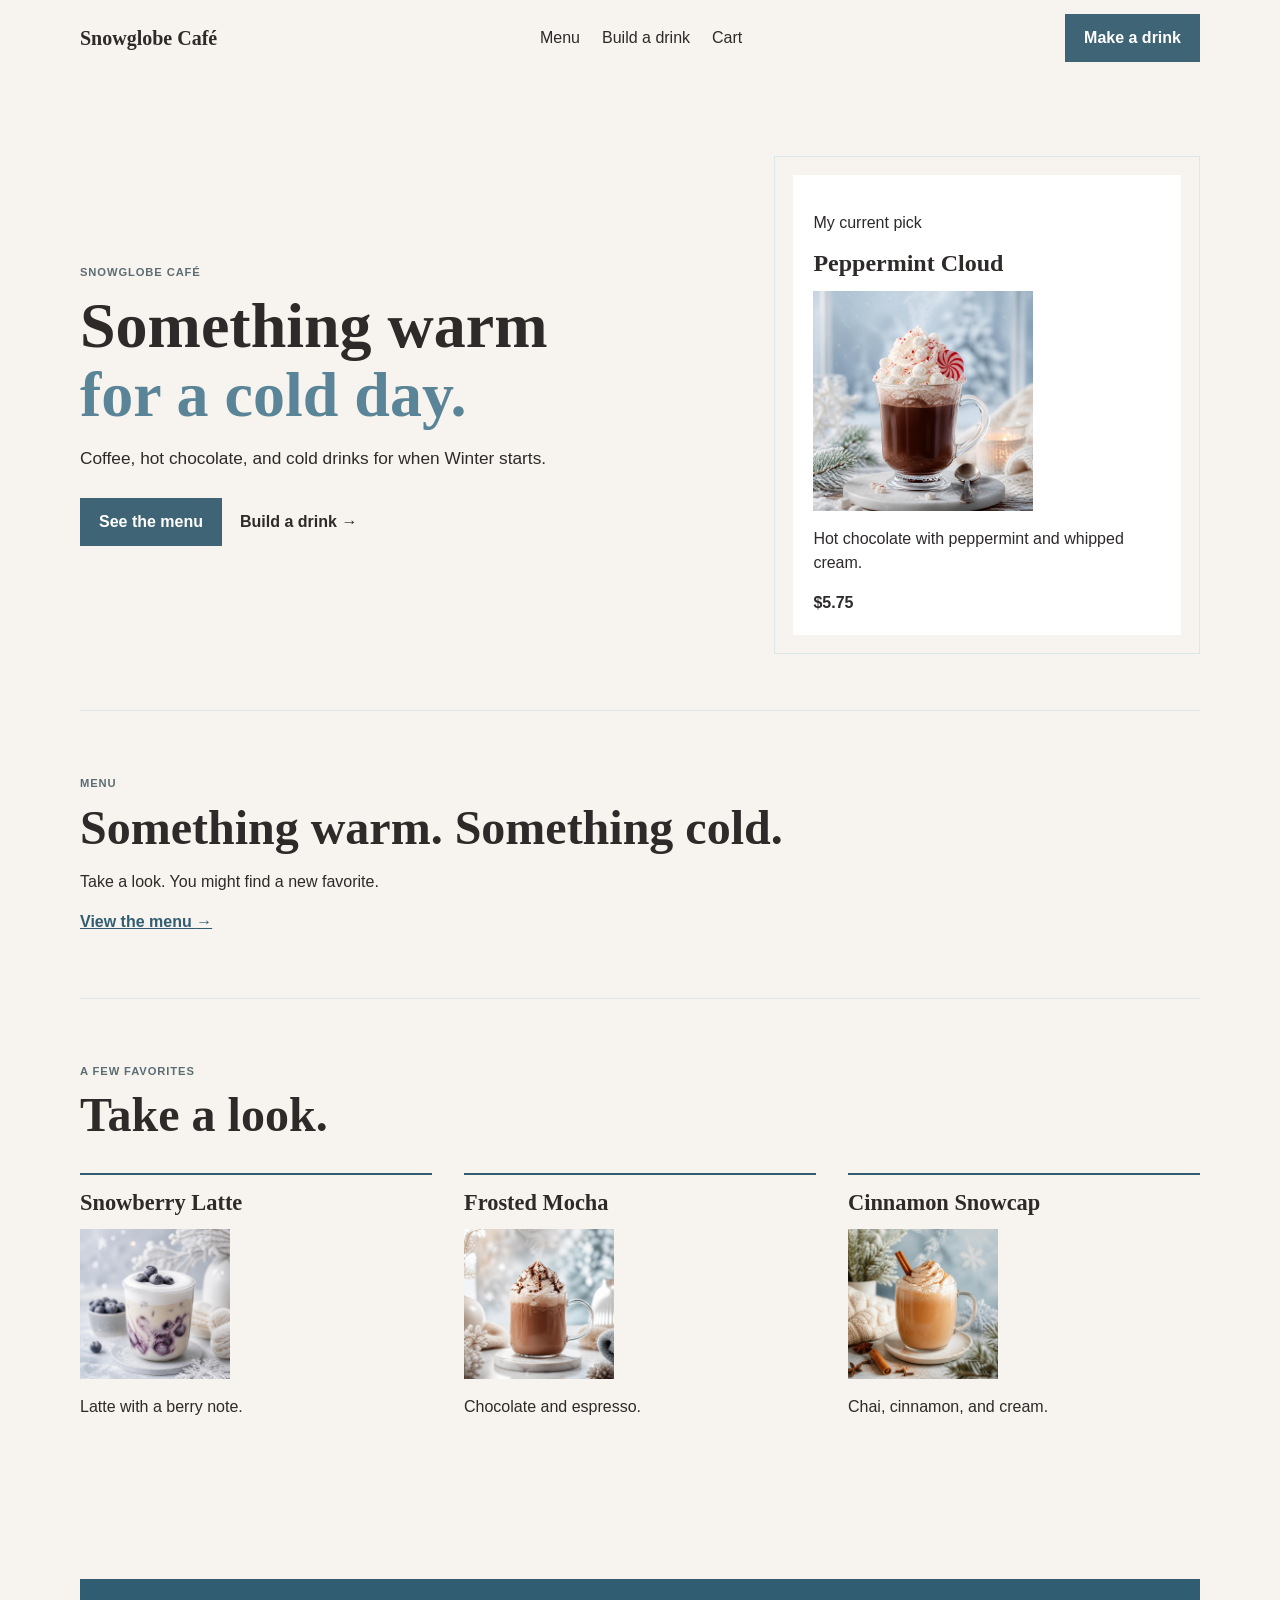
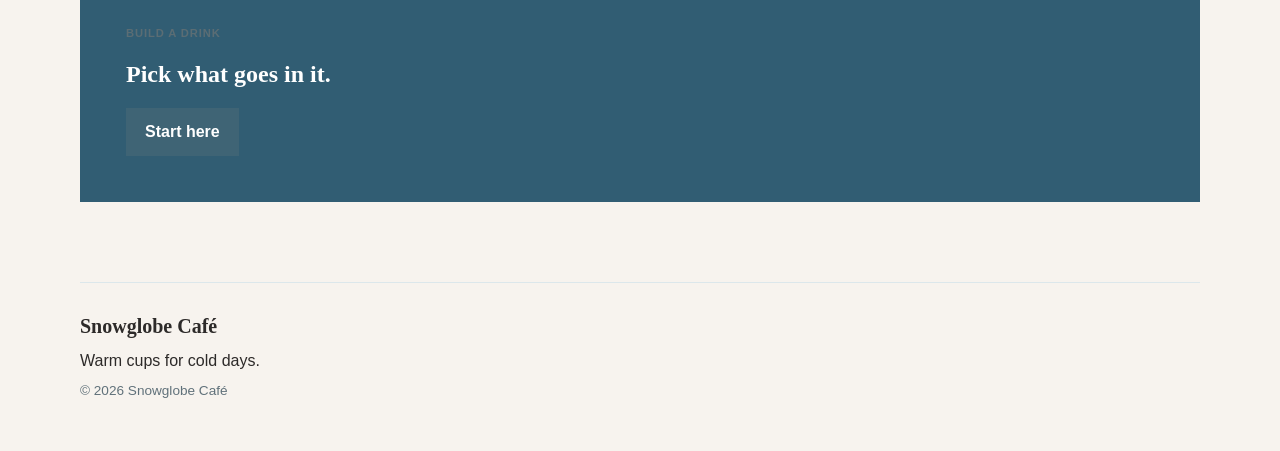
<file: index.html>
<!doctype html>
<html lang="en">
<head>
  <meta charset="utf-8">
  <meta name="viewport" content="width=device-width, initial-scale=1">
  <meta name="description" content="Snowglobe Café serves seasonal drinks for cold days.">
  <title>Snowglobe Café</title>
  <link rel="stylesheet" href="style.css">
</head>

<body>
  <header class="navbar">
    <a class="logo" href="index.html" aria-label="Snowglobe Café home">Snowglobe Café</a>
    <nav aria-label="Primary navigation">
      <a href="explore.html">Menu</a>
      <a href="build.html">Build a drink</a>
      <a href="cart.html">Cart</a>
    </nav>
    <a class="nav-button" href="build.html">Make a drink</a>
  </header>

  <main>
    <section class="hero" aria-labelledby="hero-title">
      <div class="hero-content">
        <p class="eyebrow">Snowglobe Café</p>
        <h1 id="hero-title">Something warm<br><span>for a cold day.</span></h1>
        <p class="hero-description">Coffee, hot chocolate, and cold drinks for when Winter starts.</p>
        <div class="hero-buttons">
          <a class="primary-button" href="explore.html">See the menu</a>
          <a class="secondary-button" href="build.html">Build a drink <span aria-hidden="true">→</span></a>
        </div>
      </div>

      <aside class="hero-drink" aria-labelledby="featured-title">
        <div class="snow-globe">
          <div class="drink-card">
            <div class="drink-info">
              <p>My current pick</p>
              <h2 id="featured-title">Peppermint Cloud</h2>
              <div class="drink-image">
                <img src="Featured%20Drinks/Peppermintcloud.jpg" alt="Peppermint Cloud hot chocolate topped with whipped cream">
              </div>
              <p>Hot chocolate with peppermint and whipped cream.</p>
              <strong>$5.75</strong>
            </div>
          </div>
        </div>
      </aside>
    </section>

    <section class="intro" aria-labelledby="menu-title">
      <p class="eyebrow">Menu</p>
      <h2 id="menu-title">Something warm. Something cold.</h2>
      <p>Take a look. You might find a new favorite.</p>
      <a href="explore.html">View the menu <span aria-hidden="true">→</span></a>
    </section>

    <section class="features" aria-labelledby="featured-drinks-title">
      <div class="section-heading">
        <p class="eyebrow">A few favorites</p>
        <h2 id="featured-drinks-title">Take a look.</h2>
      </div>
      <article class="feature-card">
        <h3>Snowberry Latte</h3>
        <img src="Featured%20Drinks/Snowberry%20Latte.jpg" alt="Snowberry Latte">
        <p>Latte with a berry note.</p>
      </article>
      <article class="feature-card featured">
        <h3>Frosted Mocha</h3>
        <img src="Featured%20Drinks/Frosted%20Mocha.jpg" alt="Frosted Mocha">
        <p>Chocolate and espresso.</p>
      </article>
      <article class="feature-card">
        <h3>Cinnamon Snowcap</h3>
        <img src="Featured%20Drinks/Cinnamon%20Snowcap.jpg" alt="Cinnamon Snowcap">
        <p>Chai, cinnamon, and cream.</p>
      </article>
    </section>

    <section class="cta" aria-labelledby="cta-title">
      <p class="eyebrow">Build a drink</p>
      <h2 id="cta-title">Pick what goes in it.</h2>
      <a class="primary-button" href="build.html">Start here</a>
    </section>
  </main>

  <footer>
    <a class="footer-logo" href="index.html">Snowglobe Café</a>
    <p>Warm cups for cold days.</p>
    <p class="copyright">© 2026 Snowglobe Café</p>
  </footer>

  <script src="script.js"></script>
</body>
</html>
</file>
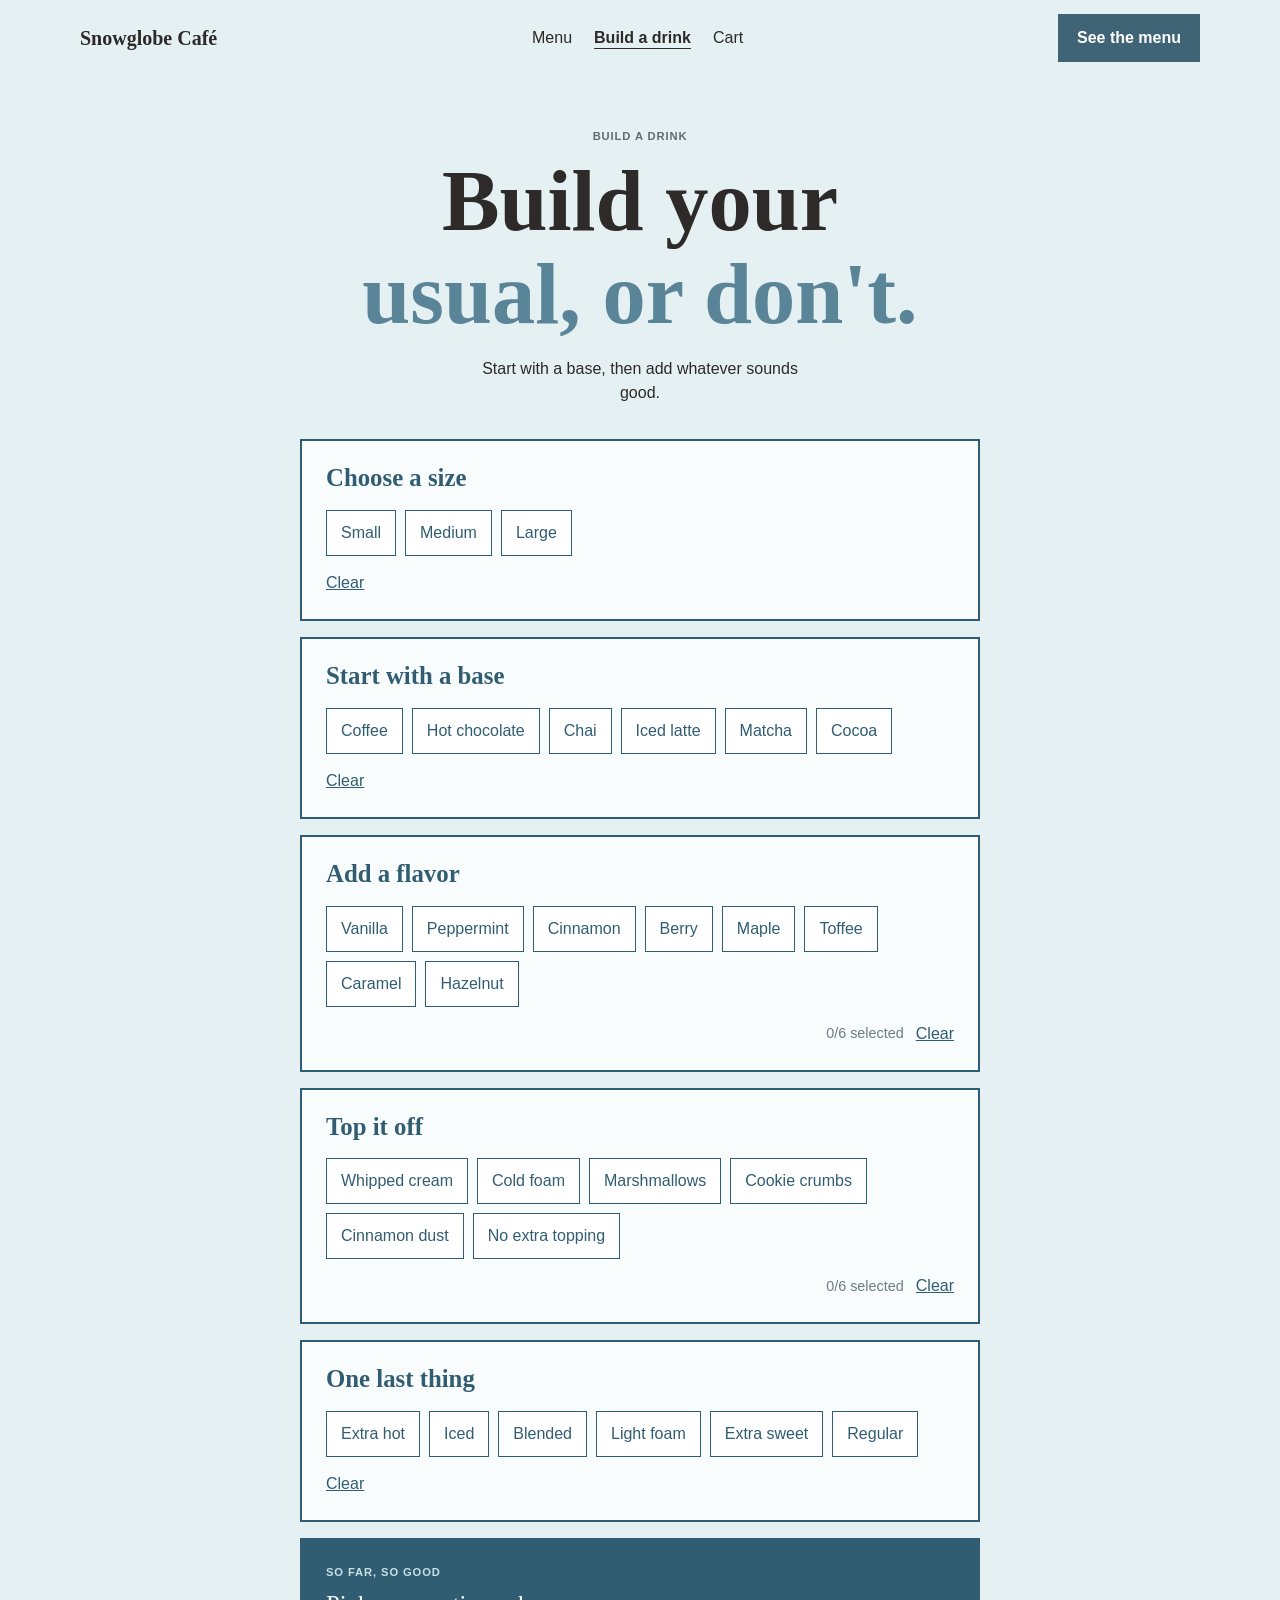
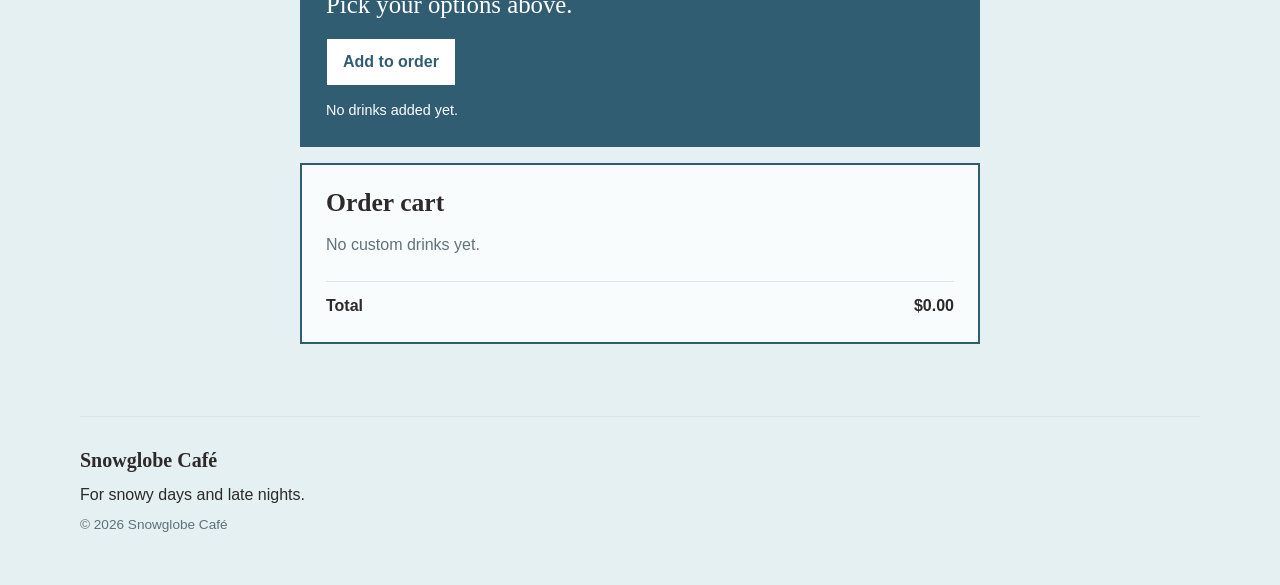
<file: build.html>
<!doctype html>
<html lang="en">
<head>
  <meta charset="utf-8">
  <meta name="viewport" content="width=device-width, initial-scale=1">
  <meta name="description" content="Build a drink at Snowglobe Caf&eacute;.">
  <title>Build a drink | Snowglobe Caf&eacute;</title>
  <link rel="stylesheet" href="style.css">
</head>

<body class="build-page">
  <header class="navbar">
    <a class="logo" href="index.html">Snowglobe Caf&eacute;</a>
    <nav aria-label="Primary navigation">
      <a href="explore.html">Menu</a>
      <a class="active" href="build.html">Build a drink</a>
      <a href="cart.html">Cart</a>
    </nav>
    <a class="nav-button" href="explore.html">See the menu</a>
  </header>

  <main class="builder">
    <section class="builder-header" aria-labelledby="builder-title">
      <p class="eyebrow">Build a drink</p>
      <h1 id="builder-title">Build your<br><span>usual, or don't.</span></h1>
      <p>Start with a base, then add whatever sounds good.</p>
    </section>

    <section class="choice-card" data-choice-group="size">
      <h2>Choose a size</h2>
      <div class="choice-row">
        <button class="choice-option" type="button" data-choice="Small">Small</button>
        <button class="choice-option" type="button" data-choice="Medium">Medium</button>
        <button class="choice-option" type="button" data-choice="Large">Large</button>
      </div>
      <button class="clear-selection" type="button">Clear</button>
    </section>

    <section class="choice-card" data-choice-group="base">
      <h2>Start with a base</h2>
      <div class="choice-row">
        <button class="choice-option" type="button" data-choice="Coffee">Coffee</button>
        <button class="choice-option" type="button" data-choice="Hot chocolate">Hot chocolate</button>
        <button class="choice-option" type="button" data-choice="Chai">Chai</button>
        <button class="choice-option" type="button" data-choice="Iced latte">Iced latte</button>
        <button class="choice-option" type="button" data-choice="Matcha">Matcha</button>
        <button class="choice-option" type="button" data-choice="Cocoa">Cocoa</button>
      </div>
      <button class="clear-selection" type="button">Clear</button>
    </section>

    <section class="choice-card" data-choice-group="flavor">
      <h2>Add a flavor</h2>
      <div class="choice-row">
        <button class="choice-option" type="button" data-choice="Vanilla">Vanilla</button>
        <button class="choice-option" type="button" data-choice="Peppermint">Peppermint</button>
        <button class="choice-option" type="button" data-choice="Cinnamon">Cinnamon</button>
        <button class="choice-option" type="button" data-choice="Berry">Berry</button>
        <button class="choice-option" type="button" data-choice="Maple">Maple</button>
        <button class="choice-option" type="button" data-choice="Toffee">Toffee</button>
        <button class="choice-option" type="button" data-choice="Caramel">Caramel</button>
        <button class="choice-option" type="button" data-choice="Hazelnut">Hazelnut</button>
      </div>
      <div class="choice-actions">
        <span class="selection-count" aria-live="polite">0/6 selected</span>
        <button class="clear-selection" type="button">Clear</button>
      </div>
    </section>

    <section class="choice-card" data-choice-group="topping">
      <h2>Top it off</h2>
      <div class="choice-row">
        <button class="choice-option" type="button" data-choice="Whipped cream">Whipped cream</button>
        <button class="choice-option" type="button" data-choice="Cold foam">Cold foam</button>
        <button class="choice-option" type="button" data-choice="Marshmallows">Marshmallows</button>
        <button class="choice-option" type="button" data-choice="Cookie crumbs">Cookie crumbs</button>
        <button class="choice-option" type="button" data-choice="Cinnamon dust">Cinnamon dust</button>
        <button class="choice-option" type="button" data-choice="No extra topping">No extra topping</button>
      </div>
      <div class="choice-actions">
        <span class="selection-count" aria-live="polite">0/6 selected</span>
        <button class="clear-selection" type="button">Clear</button>
      </div>
    </section>

    <section class="choice-card" data-choice-group="finish">
      <h2>One last thing</h2>
      <div class="choice-row">
        <button class="choice-option" type="button" data-choice="Extra hot">Extra hot</button>
        <button class="choice-option" type="button" data-choice="Iced">Iced</button>
        <button class="choice-option" type="button" data-choice="Blended">Blended</button>
        <button class="choice-option" type="button" data-choice="Light foam">Light foam</button>
        <button class="choice-option" type="button" data-choice="Extra sweet">Extra sweet</button>
        <button class="choice-option" type="button" data-choice="Regular">Regular</button>
      </div>
      <button class="clear-selection" type="button">Clear</button>
    </section>

    <section class="order-card" aria-live="polite">
      <p class="eyebrow">So far, so good</p>
      <p class="order-summary">Pick your options above.</p>
      <button id="place-order" type="button">Add to order</button>
      <p id="order-count">No drinks added yet.</p>
    </section>

    <aside class="custom-cart-panel" aria-live="polite">
      <h2>Order cart</h2>
      <ul id="custom-order-list" class="custom-cart-list">
        <li class="empty-cart">No custom drinks yet.</li>
      </ul>
      <div class="custom-cart-total">
        <span>Total</span>
        <strong id="custom-order-total">$0.00</strong>
      </div>
    </aside>
  </main>

  <footer>
    <a class="footer-logo" href="index.html">Snowglobe Caf&eacute;</a>
    <p>For snowy days and late nights.</p>
    <p class="copyright">&copy; 2026 Snowglobe Caf&eacute;</p>
  </footer>

  <script src="script.js?v=2"></script>
</body>
</html>
</file>
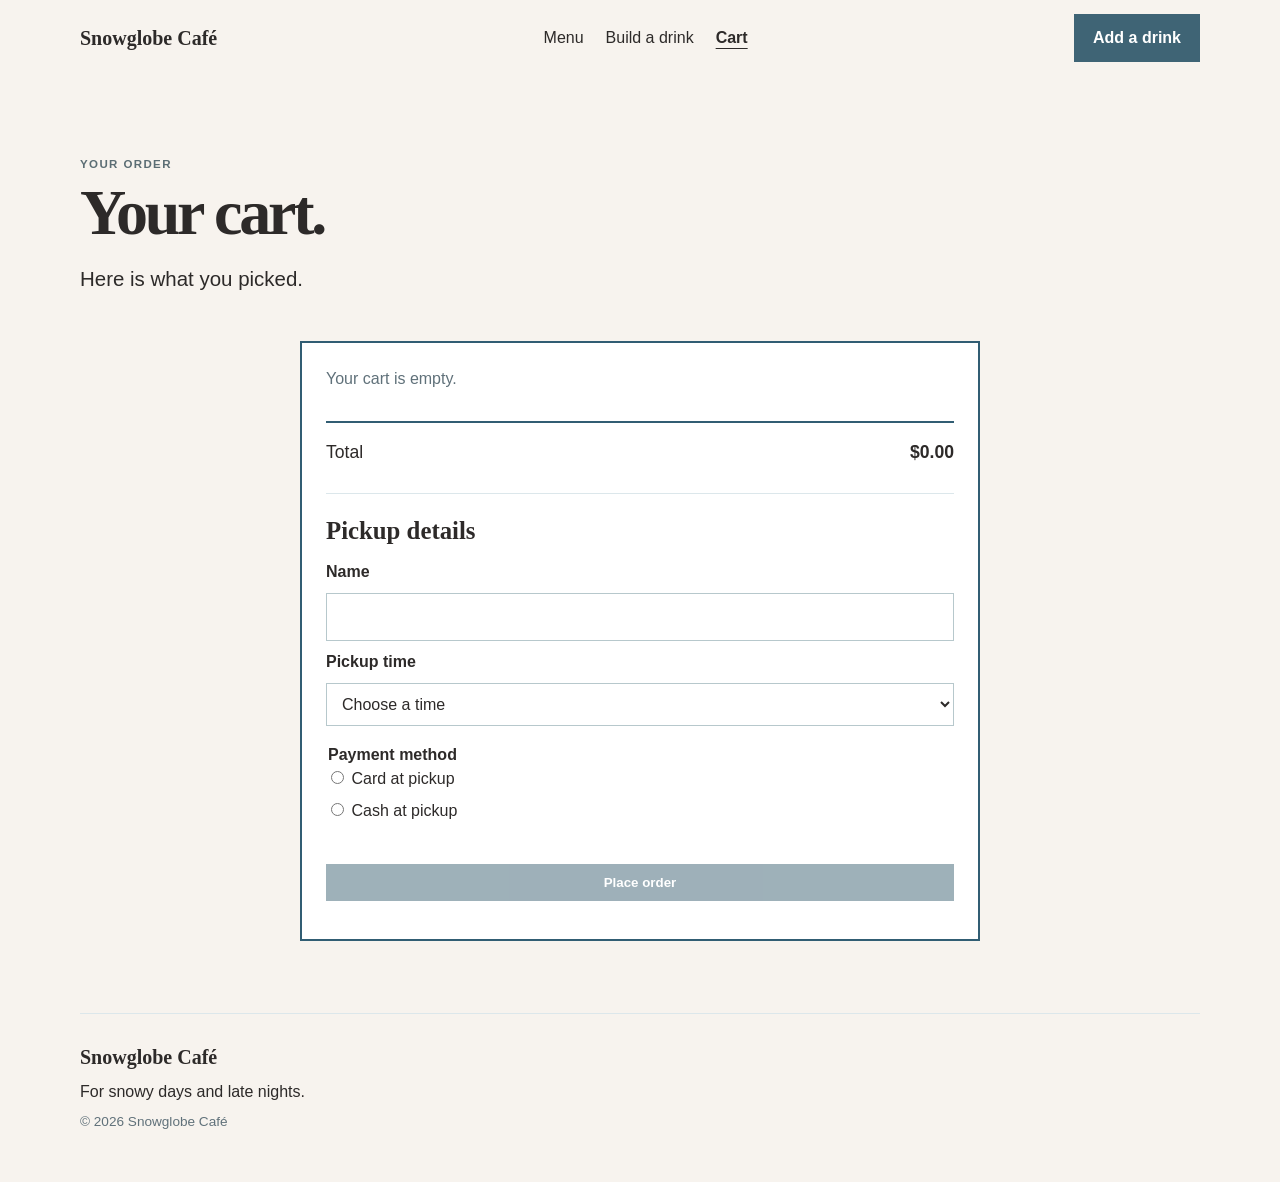
<file: cart.html>
<!doctype html>
<html lang="en">
<head>
  <meta charset="utf-8">
  <meta name="viewport" content="width=device-width, initial-scale=1">
  <meta name="description" content="View your Snowglobe Café order.">
  <title>Your cart | Snowglobe Café</title>
  <link rel="stylesheet" href="style.css">
</head>

<body class="cart-page">
  <header class="navbar">
    <a class="logo" href="index.html" aria-label="Snowglobe Café home">Snowglobe Café</a>
    <nav aria-label="Primary navigation">
      <a href="explore.html">Menu</a>
      <a href="build.html">Build a drink</a>
      <a class="active" href="cart.html">Cart</a>
    </nav>
    <a class="nav-button" href="explore.html">Add a drink</a>
  </header>

  <main>
    <section class="page-header cart-header" aria-labelledby="page-title">
      <p class="eyebrow">Your order</p>
      <h1 id="page-title">Your cart.</h1>
      <p>Here is what you picked.</p>
    </section>

    <section class="cart-page-panel" aria-live="polite">
      <ul id="full-cart-list" class="full-cart-list">
        <li class="empty-cart">Your cart is empty.</li>
      </ul>
      <div class="full-cart-total">
        <span>Total</span>
        <strong id="full-cart-total">$0.00</strong>
      </div>
      <form id="checkout-form" class="checkout-form">
        <h2>Pickup details</h2>
        <label for="customer-name">Name</label>
        <input id="customer-name" name="customerName" type="text" autocomplete="name" required>

        <label for="pickup-time">Pickup time</label>
        <select id="pickup-time" name="pickupTime" required>
          <option value="">Choose a time</option>
          <option>As soon as possible</option>
          <option>12:00 PM - 12:15 PM</option>
          <option>12:30 PM - 12:45 PM</option>
          <option>1:00 PM - 1:15 PM</option>
          <option>1:30 PM - 1:45 PM</option>
          <option>2:00 PM - 2:15 PM</option>
        </select>

        <fieldset>
          <legend>Payment method</legend>
          <label><input type="radio" name="paymentMethod" value="Card" required> Card at pickup</label>
          <label><input type="radio" name="paymentMethod" value="Cash"> Cash at pickup</label>
        </fieldset>

        <button id="checkout-button" class="primary-button cart-button" type="submit">Place order</button>
      </form>
      <p id="checkout-message" class="checkout-message"></p>
      <section id="confirmation-panel" class="confirmation-panel" hidden aria-live="polite">
        <p class="eyebrow">Order confirmed</p>
        <h2>See you soon.</h2>
        <p id="confirmation-details"></p>
        <ul id="confirmation-items"></ul>
        <div class="confirmation-total">
          <span>Total</span>
          <strong id="confirmation-total"></strong>
        </div>
      </section>
    </section>
  </main>

  <footer>
    <a class="footer-logo" href="index.html">Snowglobe Café</a>
    <p>For snowy days and late nights.</p>
    <p class="copyright">&copy; 2026 Snowglobe Café</p>
  </footer>

  <script src="script.js?v=3"></script>
</body>
</html>
</file>
<file: style.css>
* {
  box-sizing: border-box;
}

body {
  margin: 0;
  color: #2d2a29;
  background: #f7f3ee;
  font-family: "Trebuchet MS", "Segoe UI", Arial, sans-serif;
  line-height: 1.5;
}

a {
  color: inherit;
}

.navbar,
.hero,
.page-header,
.menu-filter,
.menu-grid,
.intro,
.features,
.cta,
.build-cta,
footer {
  width: min(1120px, calc(100% - 40px));
  margin-inline: auto;
}

.navbar {
  min-height: 76px;
  display: flex;
  align-items: center;
  justify-content: space-between;
  gap: 24px;
}

.page-header {
  padding-top: 28px;
  padding-bottom: 12px;
}

.logo,
.footer-logo {
  font-family: Georgia, serif;
  font-size: 1.25rem;
  font-weight: 700;
  text-decoration: none;
}

nav { display: flex; gap: 22px; }
nav a { text-decoration: none; }
nav a.active { font-weight: 700; text-decoration: underline; text-underline-offset: 5px; }

.nav-button,
.primary-button {
  display: inline-block;
  padding: 11px 18px;
  color: #fff;
  background: #3f6475;
  border: 1px solid #3f6475;
  font-weight: 700;
  text-decoration: none;
}

.eyebrow,
.drink-category {
  margin: 0 0 10px;
  color: #5b6d74;
  font-size: .7rem;
  font-weight: 700;
  letter-spacing: .08em;
  text-transform: uppercase;
}

.hero,
.page-header {
  padding-block: 80px 56px;
}

.hero { display: grid; grid-template-columns: 1.2fr .8fr; gap: 56px; align-items: center; }
h1, h2, h3 { font-family: Georgia, serif; line-height: 1.08; }
h1 { margin: 0; font-size: clamp(2.4rem, 5vw, 5.5rem); }
h1 span { color: #5a8497; }
.page-header h1 {
  line-height: .95;
  letter-spacing: -.05em;
}
.page-header .eyebrow {
  letter-spacing: .12em;
  font-size: .72rem;
}
.page-header > p:last-child {
  max-width: 700px;
  font-size: clamp(1.1rem, 1.6vw, 1.5rem);
  line-height: 1.35;
}
.hero-description { max-width: 510px; font-size: 1.08rem; }
.hero-buttons { display: flex; flex-wrap: wrap; gap: 18px; margin-top: 26px; align-items: center; }
.secondary-button { font-weight: 700; text-decoration: none; }
.snow-globe { padding: 18px; border: 1px solid #dce7eb; }
.drink-card { background: #fff; overflow: hidden; }
.drink-info { padding: 20px; }
.drink-info h2 { margin: 0 0 14px; }

.drink-image img,
.feature-card img {
  aspect-ratio: 1 / 1;
  display: block;
  object-fit: cover;
}

.drink-image img {
  width: min(220px, 100%);
}

.feature-card img {
  width: 150px;
  max-width: 100%;
}

.page-header { padding-bottom: 28px; }
.page-header h1 { margin-bottom: 20px; }
.menu-filter { display: flex; flex-wrap: wrap; gap: 10px; padding-block: 24px 34px; }
.filter-button { padding: 9px 15px; border: 1px solid #cabfb6; color: #3a4d57; background: #f3eee8; font: inherit; cursor: pointer; }
.filter-button.active, .filter-button:hover { color: #fff; background: #3f6475; border-color: #3f6475; }

.menu-layout { display: grid; grid-template-columns: minmax(0, 1fr) 290px; gap: 24px; align-items: start; }
.menu-grid { display: grid; grid-template-columns: repeat(2, minmax(0, 1fr)); gap: 20px; }
.menu-card:nth-child(3n) { transform: translateY(8px); }
.menu-card { overflow: hidden; border: 1px solid #d8d0c7; background: #fffaf6; cursor: pointer; }
.menu-card[hidden] { display: none; }
.menu-card > img { display: block; width: 100%; aspect-ratio: 3 / 2; object-fit: cover; }
.menu-card-content { padding: 18px; }
.drink-title { display: flex; justify-content: space-between; gap: 12px; align-items: baseline; }
.drink-title h2 { margin: 0; font-size: 1.35rem; }
.drink-title strong { white-space: nowrap; color: #355d6a; }
.menu-card-content > p:last-child { margin-bottom: 0; font-size: .95rem; }
.select-button {
  margin-top: 14px; width: 100%; border: 0; background: #e8ddd1; color: #2d2a29; padding: 10px 12px; font: inherit; font-weight: 700; cursor: pointer;
}
.select-button:hover { background: #dcc8b6; }
.drink-dialog[hidden] { display: none; }
.drink-dialog {
  position: fixed;
  inset: 0;
  z-index: 10;
  display: grid;
  place-items: center;
  padding: 20px;
  background: rgb(45 42 41 / 60%);
}
.drink-dialog-panel {
  position: relative;
  display: grid;
  grid-template-columns: minmax(180px, .8fr) 1.2fr;
  width: min(720px, 100%);
  max-height: 90vh;
  overflow: auto;
  background: #fffaf6;
  border: 2px solid #315d73;
}
.drink-dialog-panel > img { width: 100%; height: 100%; min-height: 300px; object-fit: cover; }
.drink-dialog-content { padding: 30px; }
.drink-dialog-content h2 { margin: 0 0 12px; font-size: 2rem; }
.dialog-close { position: absolute; top: 12px; right: 12px; z-index: 1; padding: 6px 10px; border: 1px solid #315d73; color: #315d73; background: #fff; font: inherit; cursor: pointer; }
.allergy-note { padding: 12px; color: #4c5d63; background: #e8f1f1; font-size: .9rem; }
.size-picker { margin: 22px 0; padding: 0; border: 0; }
.size-picker legend { margin-bottom: 10px; font-family: Georgia, serif; font-size: 1.2rem; font-weight: 700; }
.size-options { display: grid; gap: 8px; }
.size-options label { display: flex; justify-content: space-between; gap: 12px; padding: 11px 12px; border: 1px solid #cabfb6; cursor: pointer; }
.size-options label:has(input:checked) { border-color: #315d73; color: #315d73; background: #e4f0f1; font-weight: 700; }
.size-options input { accent-color: #315d73; }
.drink-dialog-content .primary-button { width: 100%; border: 0; cursor: pointer; }
.cart-panel {
  position: sticky; top: 20px; padding: 22px 18px; border: 1px solid #d8d0c7; background: #f1e9e1;
}
.cart-panel h2 { margin-top: 0; margin-bottom: 16px; font-size: 1.6rem; }
.cart-list { list-style: none; margin: 0 0 18px; padding: 0; display: grid; gap: 10px; }
.cart-list li { display: flex; justify-content: space-between; gap: 12px; padding-bottom: 10px; border-bottom: 1px solid #d8d0c7; }
.cart-list li:last-child { border-bottom: 0; }
.empty-cart { color: #60717a; }
.cart-item-name { font-weight: 700; }
.cart-total { display: flex; justify-content: space-between; align-items: center; margin: 18px 0; padding-top: 12px; border-top: 1px solid #d8d0c7; font-size: 1.05rem; }
.cart-button { width: 100%; border: 0; text-align: center; }

.build-cta, .cta { margin-block: 80px; padding: 46px; color: #fff; background: #315d73; }
.build-cta .eyebrow { color: #d6ecf3; }
.build-cta h2 { margin: 0; font-size: clamp(2rem, 4vw, 3rem); }
.build-cta > p:not(.eyebrow) { max-width: 500px; }
.build-cta .primary-button { margin-top: 12px; color: #315d73; background: #fff; }

footer { padding-block: 28px 42px; border-top: 1px solid #dce7eb; }
footer p { margin: 8px 0; }
.copyright { color: #60717a; font-size: .85rem; }

.build-page { background: #e4f0f1; }
.cart-page { background: #f7f3ee; }
.cart-header { padding-bottom: 28px; }
.cart-page-panel { width: min(680px, calc(100% - 40px)); margin: 0 auto 72px; padding: 24px; border: 2px solid #315d73; background: #fff; }
.full-cart-list { list-style: none; padding: 0; margin: 0 0 18px; display: grid; gap: 12px; }
.full-cart-list li { display: flex; justify-content: space-between; align-items: center; gap: 16px; padding-bottom: 12px; border-bottom: 1px solid #dce7eb; }
.full-cart-list li:last-child { border-bottom: 0; }
.cart-item-actions { display: flex; align-items: center; gap: 8px; flex-wrap: wrap; justify-content: flex-end; }
.quantity-button { width: 30px; height: 30px; border: 1px solid #315d73; color: #315d73; background: #fff; font: inherit; font-weight: 700; cursor: pointer; }
.full-cart-total { display: flex; justify-content: space-between; padding-top: 16px; border-top: 2px solid #315d73; font-size: 1.1rem; }
.cart-page-panel .cart-button { margin-top: 22px; }
.cart-button:disabled { cursor: not-allowed; opacity: .5; }
.checkout-message { margin: 14px 0 0; color: #315d73; font-weight: 700; }
.checkout-form { display: grid; gap: 9px; margin-top: 28px; padding-top: 24px; border-top: 1px solid #dce7eb; }
.checkout-form h2 { margin: 0 0 6px; font-size: 1.55rem; }
.checkout-form label,
.checkout-form legend { font-weight: 700; }
.checkout-form input[type="text"],
.checkout-form select { width: 100%; padding: 11px; border: 1px solid #b7c8cc; background: #fff; color: #2d2a29; font: inherit; }
.checkout-form fieldset { display: grid; gap: 8px; margin: 8px 0 10px; padding: 0; border: 0; }
.checkout-form fieldset label { font-weight: 400; }
.checkout-form input[type="radio"] { accent-color: #315d73; }
.confirmation-panel { margin-top: 28px; padding: 22px; color: #fff; background: #315d73; }
.confirmation-panel[hidden] { display: none; }
.confirmation-panel .eyebrow { color: #c8e2e3; }
.confirmation-panel h2 { margin: 0 0 8px; }
.confirmation-panel p { margin-top: 0; }
.confirmation-panel ul { display: grid; gap: 8px; margin: 18px 0; padding: 0; list-style: none; }
.confirmation-panel li,
.confirmation-total { display: flex; justify-content: space-between; gap: 12px; padding-top: 8px; border-top: 1px solid rgb(255 255 255 / 35%); }
.confirmation-total { padding-top: 14px; font-size: 1.1rem; }
.builder { width: min(680px, calc(100% - 40px)); margin: 0 auto; padding-block: 52px 72px; }
.builder-header { text-align: center; margin-bottom: 34px; }
.builder-header h1 { margin-bottom: 16px; font-size: clamp(3rem, 8vw, 5.4rem); }
.builder-header > p:last-child { margin-inline: auto; max-width: 360px; }
.choice-card,
.order-card,
.custom-cart-panel { padding: 24px; border: 2px solid #315d73; background: #f9fcfc; }
.choice-card + .choice-card,
.choice-card + .order-card,
.choice-card + .custom-cart-panel { margin-top: 16px; }
.choice-card h2 { margin: 0 0 18px; color: #315d73; font-size: 1.55rem; }
.choice-actions { display: flex; align-items: center; justify-content: flex-end; gap: 12px; margin-top: 15px; }
.selection-count { color: #6c7d83; font-size: 0.9rem; }
.choice-row { display: flex; flex-wrap: wrap; gap: 9px; }
.choice-option,
.clear-selection,
#place-order { border: 1px solid #315d73; font: inherit; cursor: pointer; }
.choice-option { padding: 10px 14px; color: #315d73; background: #fff; }
.choice-option:hover,
.choice-option.selected { color: #fff; background: #315d73; }
.clear-selection { margin-top: 15px; padding: 0; border: 0; color: #315d73; background: transparent; text-decoration: underline; }
.choice-actions .clear-selection { margin-top: 0; }
.order-card { margin-top: 16px; color: #fff; background: #315d73; }
.order-card .eyebrow { color: #c8e2e3; }
.order-summary { margin: 0 0 18px; font-family: Georgia, serif; font-size: 1.55rem; line-height: 1.15; }
#place-order { padding: 11px 16px; color: #315d73; background: #fff; font-weight: 700; }
#order-count { margin: 14px 0 0; font-size: .9rem; }
.custom-cart-panel { margin-top: 16px; }
.custom-cart-panel h2 { margin: 0 0 16px; font-size: 1.6rem; }
.custom-cart-list { list-style: none; padding: 0; margin: 0 0 14px; display: grid; gap: 10px; }
.custom-cart-list li { display: flex; justify-content: space-between; align-items: center; gap: 12px; padding-bottom: 10px; border-bottom: 1px solid #dce7eb; }
.custom-cart-list li:last-child { border-bottom: 0; }
.custom-cart-item { display: flex; flex-direction: column; gap: 2px; }
.remove-item {
  border: 1px solid #315d73; background: transparent; color: #315d73; padding: 4px 8px; font: inherit; cursor: pointer;
}
.custom-cart-total { display: flex; justify-content: space-between; align-items: center; padding-top: 12px; border-top: 1px solid #dce7eb; font-weight: 700; }

.intro,
.features { padding-block: 64px; }

.intro { border-top: 1px solid #dce7eb; }
.intro h2 { margin: 0; font-size: clamp(2rem, 4vw, 3rem); }
.intro > p:not(.eyebrow) { max-width: 570px; }
.intro a { color: #315d73; font-weight: 700; }

.features { display: grid; grid-template-columns: repeat(3, 1fr); gap: 32px; border-top: 1px solid #dce7eb; }
.section-heading { grid-column: 1 / -1; }
.section-heading h2 { margin: 0; font-size: clamp(2rem, 4vw, 3rem); }
.feature-card { border-top: 2px solid #315d73; padding-top: 16px; }
.feature-card h3 { margin: 0 0 14px; font-size: 1.4rem; }
.feature-card img { margin-bottom: 14px; }

@media (max-width: 800px) {
  .navbar {
    flex-wrap: wrap;
    justify-content: center;
    gap: 14px;
    padding-block: 18px;
  }

  nav {
    order: 3;
    width: 100%;
    justify-content: center;
    flex-wrap: wrap;
  }

  .nav-button {
    margin-left: auto;
  }

  .hero {
    grid-template-columns: 1fr;
    gap: 30px;
  }

  .hero-buttons {
    justify-content: flex-start;
  }

  .drink-image img {
    width: 100%;
  }

  .menu-layout {
    grid-template-columns: 1fr;
  }

  .cart-panel {
    position: static;
  }

  .menu-grid {
    grid-template-columns: repeat(2, minmax(0, 1fr));
  }

  .features {
    grid-template-columns: repeat(2, minmax(0, 1fr));
  }
}

@media (max-width: 560px) {
  .navbar,
  .hero,
  .page-header,
  .menu-filter,
  .menu-grid,
  .intro,
  .features,
  .cta,
  .build-cta,
  footer {
    width: min(100% - 24px, 1120px);
  }

  .navbar {
    flex-wrap: wrap;
    padding-block: 18px;
  }

  .logo,
  .footer-logo {
    font-size: 1.1rem;
  }

  nav {
    gap: 12px 16px;
    font-size: 0.95rem;
  }

  .nav-button,
  .primary-button,
  .secondary-button {
    width: 100%;
    text-align: center;
  }

  .hero,
  .page-header {
    padding-block: 46px 32px;
  }

  .hero-buttons {
    flex-direction: column;
    align-items: stretch;
  }

  .hero-description {
    font-size: 1rem;
  }

  .intro,
  .features {
    padding-block: 42px;
  }

  .menu-layout {
    grid-template-columns: 1fr;
  }

  .menu-grid {
    grid-template-columns: 1fr;
  }

  .features {
    grid-template-columns: 1fr;
    gap: 22px;
  }

  .feature-card img {
    width: 100%;
  }

  .build-cta,
  .cta {
    margin-block: 48px;
    padding: 30px 22px;
  }

  .builder {
    padding-top: 28px;
    width: min(100% - 24px, 680px);
  }

  .drink-dialog-panel {
    grid-template-columns: 1fr;
  }

  .drink-dialog-panel > img {
    min-height: 190px;
    max-height: 220px;
  }

  .drink-dialog-content {
    padding: 24px;
  }

  footer {
    display: grid;
    gap: 8px;
    text-align: center;
  }
}
</file>
